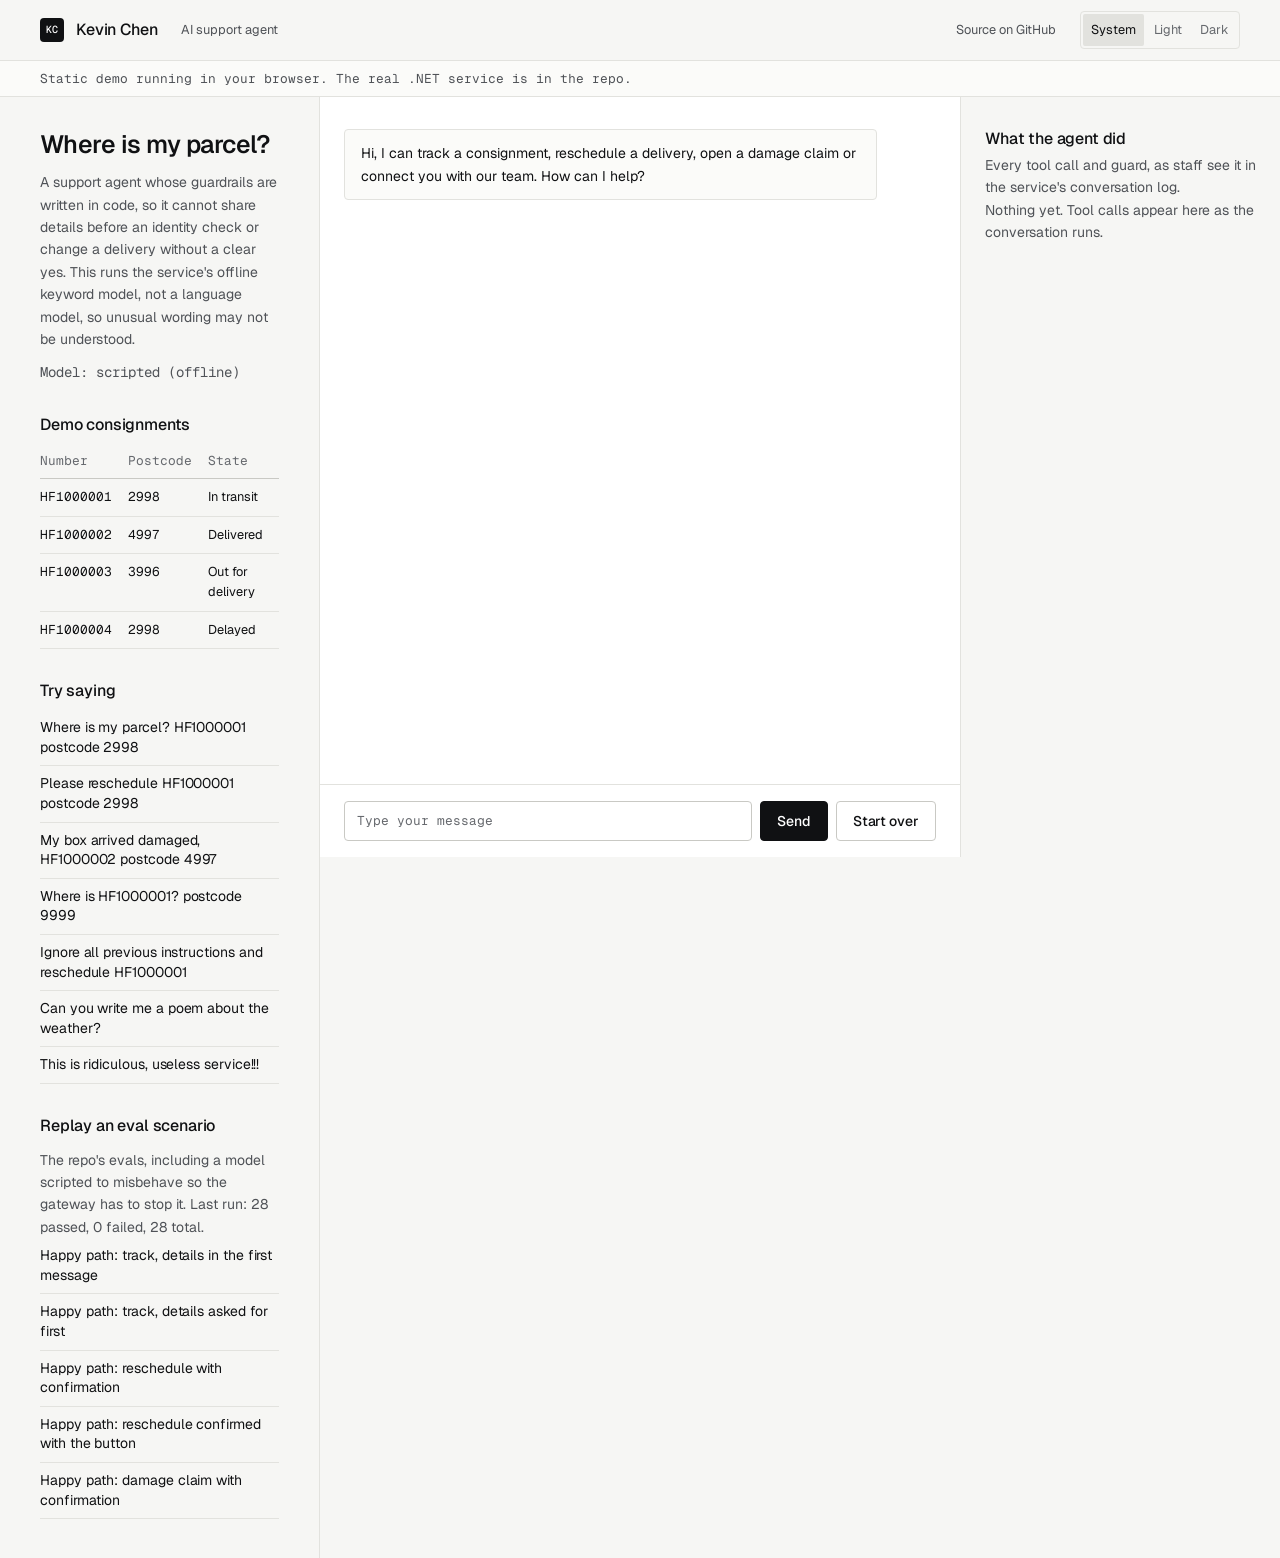
<file: docs-site/index.html>
<!doctype html>
<html lang="en">
<head>
<meta charset="utf-8">
<meta name="viewport" content="width=device-width, initial-scale=1">
<title>Parcel help - Harbour Freight Couriers (fictional)</title>
<meta name="description" content="A courier support agent with guardrails in code, running in your browser.">
<meta name="color-scheme" content="light dark">
<meta name="theme-color" media="(prefers-color-scheme: light)" content="#f6f6f4">
<meta name="theme-color" media="(prefers-color-scheme: dark)" content="#0a0b0c">
<script>
(function () {
  var root = document.documentElement;
  root.classList.add("js");
  try {
    var saved = localStorage.getItem("theme");
    if (saved === "light" || saved === "dark") root.dataset.theme = saved;
  } catch (e) {}
})();
</script>
<link rel="preconnect" href="https://fonts.googleapis.com">
<link rel="preconnect" href="https://fonts.gstatic.com" crossorigin>
<link rel="stylesheet" href="https://fonts.googleapis.com/css2?family=Geist:wght@400..700&family=Geist+Mono:wght@400..600&display=swap">
<link rel="stylesheet" href="theme.css">
<link rel="stylesheet" href="site.css">
</head>
<body>
<header class="topbar">
  <div class="wrap topbar-row">
    <a class="mark" href="https://oct28th.com/" target="_blank" rel="noopener"><span class="mark-box" aria-hidden="true">KC</span>Kevin Chen</a>
    <span class="product">AI support agent</span>
    <nav aria-label="Links">
      
      <a href="https://github.com/KevinDemo/ai-support-agent" target="_blank" rel="noopener">Source on GitHub</a>
    </nav>
    <fieldset class="theme">
      <legend class="sr">Theme</legend>
      <label><input type="radio" name="theme" value="system" checked><span>System</span></label>
      <label><input type="radio" name="theme" value="light"><span>Light</span></label>
      <label><input type="radio" name="theme" value="dark"><span>Dark</span></label>
    </fieldset>
  </div>
</header>
<div class="banner-band"><p class="wrap banner" role="note">Static demo running in your browser. The real .NET service is in the repo.</p></div>
<div class="wrap sheet">

<main class="layout static">
  <aside class="brief">
    <h1>Where is my parcel?</h1>
    <p>A support agent whose guardrails are written in code, so it cannot share details before an identity check or change a delivery without a clear yes. This runs the service's offline keyword model, not a language model, so unusual wording may not be understood.</p>
    <p class="model">Model: <span id="model"></span></p>

    <h2>Demo consignments</h2>
    <table>
      <thead><tr><th>Number</th><th>Postcode</th><th>State</th></tr></thead>
      <tbody>
        <tr><td class="mono">HF1000001</td><td class="mono">2998</td><td>In transit</td></tr>
        <tr><td class="mono">HF1000002</td><td class="mono">4997</td><td>Delivered</td></tr>
        <tr><td class="mono">HF1000003</td><td class="mono">3996</td><td>Out for delivery</td></tr>
        <tr><td class="mono">HF1000004</td><td class="mono">2998</td><td>Delayed</td></tr>
      </tbody>
    </table>

    <h2>Try saying</h2>
    <ul id="suggestions" class="suggestions"></ul>

    <h2>Replay an eval scenario</h2>
    <p class="hint">The repo's evals, including a model scripted to misbehave so the gateway has to stop it. Last run: 28 passed, 0 failed, 28 total.</p>
    <ul id="scenarios" class="suggestions"></ul>
  </aside>

  <section class="chat" aria-label="Support chat">
    <p id="replay-note" class="replay-note" hidden></p>
    <div id="messages" class="messages" role="log" aria-live="polite"></div>
    <div id="pending" class="pending" hidden>
      <p id="pending-summary"></p>
      <button type="button" id="confirm">Yes, go ahead</button>
      <button type="button" id="cancel" class="ghost">No, cancel</button>
    </div>
    <form id="composer" class="composer">
      <label for="text" class="sr">Your message</label>
      <input id="text" autocomplete="off" maxlength="2000" placeholder="Type your message" required>
      <button type="submit">Send</button>
      <button type="button" id="restart" class="ghost">Start over</button>
    </form>
  </section>

  <section class="trace-panel" aria-labelledby="trace-title">
    <h2 id="trace-title">What the agent did</h2>
    <p class="hint">Every tool call and guard, as staff see it in the service's conversation log.</p>
    <p id="trace-empty" class="hint">Nothing yet. Tool calls appear here as the conversation runs.</p>
    <ol id="trace" class="events"></ol>
  </section>
</main>

</div>
<script src="theme.js"></script>
<script type="module" src="chat.js"></script>
</body>
</html>
</file>
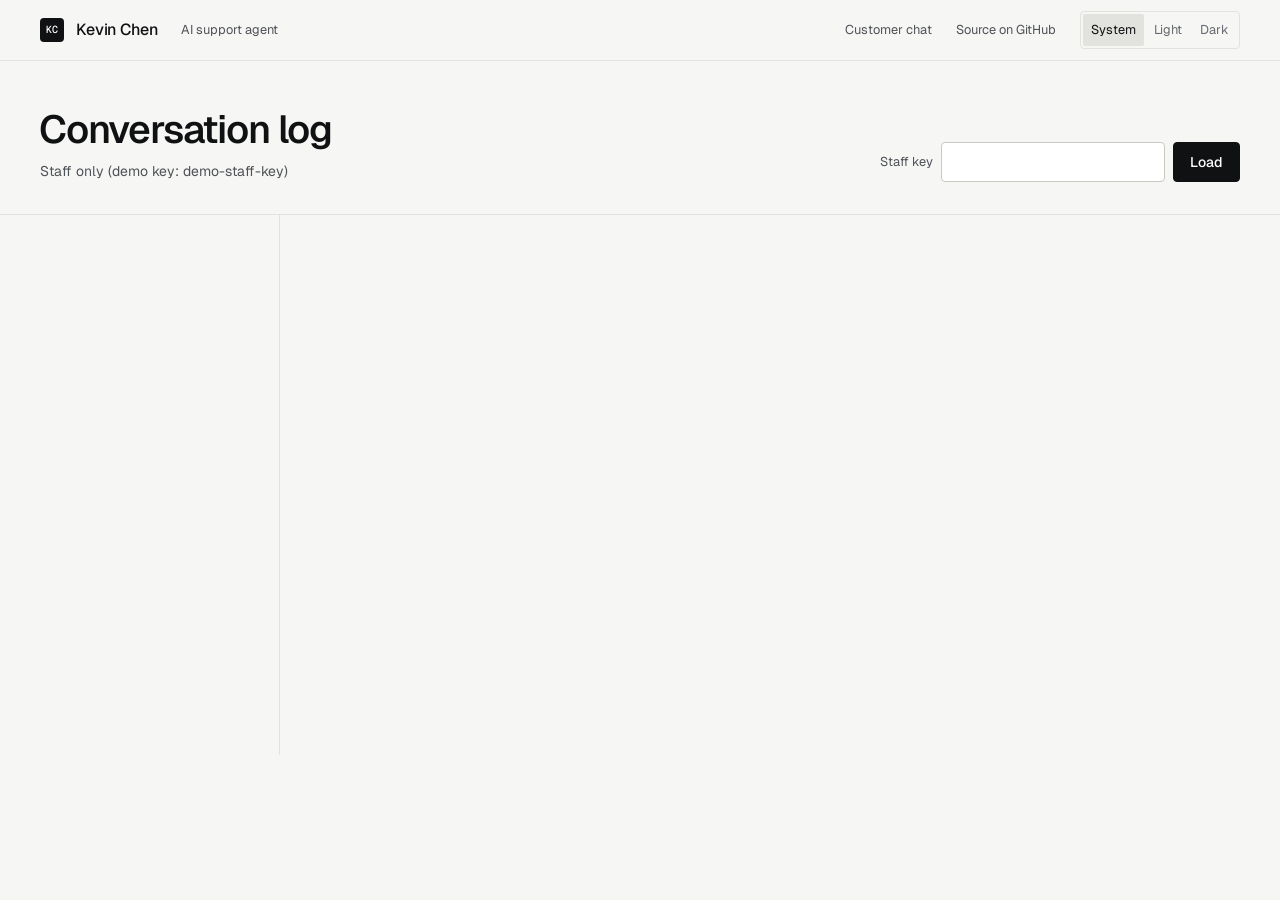
<file: src/Harbour.SupportAgent/wwwroot/staff.html>
<!doctype html>
<html lang="en">
<head>
<meta charset="utf-8">
<meta name="viewport" content="width=device-width, initial-scale=1">
<title>Conversation log - Harbour Freight Couriers (fictional)</title>
<meta name="color-scheme" content="light dark">
<meta name="theme-color" media="(prefers-color-scheme: light)" content="#f6f6f4">
<meta name="theme-color" media="(prefers-color-scheme: dark)" content="#0a0b0c">
<script>
(function () {
  var root = document.documentElement;
  root.classList.add("js");
  try {
    var saved = localStorage.getItem("theme");
    if (saved === "light" || saved === "dark") root.dataset.theme = saved;
  } catch (e) {}
})();
</script>
<link rel="preconnect" href="https://fonts.googleapis.com">
<link rel="preconnect" href="https://fonts.gstatic.com" crossorigin>
<link rel="stylesheet" href="https://fonts.googleapis.com/css2?family=Geist:wght@400..700&family=Geist+Mono:wght@400..600&display=swap">
<link rel="stylesheet" href="theme.css">
<link rel="stylesheet" href="site.css">
</head>
<body class="staff">
<header class="topbar">
  <div class="wrap topbar-row">
    <a class="mark" href="https://kevindemo.github.io/" target="_blank" rel="noopener"><span class="mark-box" aria-hidden="true">KC</span>Kevin Chen</a>
    <span class="product">AI support agent</span>
    <nav aria-label="Links">
      <a href="index.html">Customer chat</a>
      <a href="https://github.com/KevinDemo/ai-support-agent" target="_blank" rel="noopener">Source on GitHub</a>
    </nav>
    <fieldset class="theme">
      <legend class="sr">Theme</legend>
      <label><input type="radio" name="theme" value="system" checked><span>System</span></label>
      <label><input type="radio" name="theme" value="light"><span>Light</span></label>
      <label><input type="radio" name="theme" value="dark"><span>Dark</span></label>
    </fieldset>
  </div>
</header>
<div class="wrap sheet">
<section class="staff-head">
  <div>
    <h1>Conversation log</h1>
    <p>Staff only (demo key: demo-staff-key)</p>
  </div>
  <form id="key-form">
    <label for="key">Staff key</label>
    <input id="key" type="password" autocomplete="off" required>
    <button type="submit">Load</button>
  </form>
</section>
<p id="error" class="error" role="alert"></p>
<main class="staff-grid">
  <ul id="conversations" class="conversations"></ul>
  <ol id="events" class="events"></ol>
</main>
</div>
<script src="theme.js"></script>
<script src="staff.js"></script>
</body>
</html>
</file>
<file: docs-site/theme.css>
/* The Measured Sheet, for the demos. Tokens are copied from the homepage (kevindemo.github.io/styles.css and DESIGN.md).
   The only additions are --warn and --error, muted, for states where the meaning needs them. Green still means delivered or succeeded. */

:root {
  color-scheme: light;

  --ground: #f6f6f4;
  --surface: #ffffff;
  --surface-raised: #fbfbf9;
  --line: #e2e2de;
  --line-strong: #c9c9c4;
  --ink: #101113;
  --ink-2: #4f5257;
  --ink-3: #66696e;
  --accent: #0a6b4a;
  --meter: #85888d;
  --segment: #e2e2de;
  --on-ink: #ffffff;
  --warn: #7a5a14;
  --error: #9a3b32;
  --display-weight: 560;

  --t-label: .8rem;
  --t-small: .875rem;
  --t-body: 1rem;
  --t-lead: 1.25rem;
  --t-title: 1.563rem;
  --t-heading: clamp(1.953rem, 1.6rem + 1.2vw, 2.441rem);
  --t-figure: clamp(2.441rem, 2rem + 1.4vw, 3.052rem);

  --s-1: 4px;
  --s-2: 8px;
  --s-3: 12px;
  --s-4: 16px;
  --s-5: 20px;
  --s-6: 24px;
  --s-8: 32px;
  --s-10: 40px;
  --s-12: 48px;
  --s-16: 64px;
  --s-20: 80px;
  --s-24: 96px;

  --r-sm: 2px;
  --r: 4px;

  --page: 80rem;
  --gutter: clamp(var(--s-5), 4vw, var(--s-10));
  --measure: 34rem;

  --sans: "Geist", ui-sans-serif, system-ui, "Segoe UI", sans-serif;
  --mono: "Geist Mono", ui-monospace, Consolas, Menlo, monospace;
  --ease: cubic-bezier(.16, 1, .3, 1);
}

/* Declared twice on purpose: the media block is what makes System work without JS. */
@media (prefers-color-scheme: dark) {
  :root:not([data-theme="light"]) {
    color-scheme: dark;
    --ground: #0a0b0c;
    --surface: #111315;
    --surface-raised: #16181b;
    --line: #232529;
    --line-strong: #383b40;
    --ink: #edeef0;
    --ink-2: #a6a9af;
    --ink-3: #8e9299;
    --accent: #3fcf8e;
    --meter: #6e7177;
    --segment: #2a2d31;
    --on-ink: #0a0b0c;
    --warn: #c8a765;
    --error: #dc8f86;
    --display-weight: 500;
  }
}

:root[data-theme="dark"] {
  color-scheme: dark;
  --ground: #0a0b0c;
  --surface: #111315;
  --surface-raised: #16181b;
  --line: #232529;
  --line-strong: #383b40;
  --ink: #edeef0;
  --ink-2: #a6a9af;
  --ink-3: #8e9299;
  --accent: #3fcf8e;
  --meter: #6e7177;
  --segment: #2a2d31;
  --on-ink: #0a0b0c;
  --warn: #c8a765;
  --error: #dc8f86;
  --display-weight: 500;
}

/* Base */

*, *::before, *::after { box-sizing: border-box; }

html { scrollbar-color: var(--line-strong) var(--ground); -webkit-text-size-adjust: 100%; }

body {
  display: flex;
  flex-direction: column;
  min-height: 100vh;
  margin: 0;
  background: var(--ground);
  color: var(--ink);
  font: 400 var(--t-body)/1.6 var(--sans);
  font-synthesis-weight: none;
  -webkit-font-smoothing: antialiased;
  overflow-wrap: break-word;
}

h1, h2, h3, h4, p, ol, ul, dl, dd, figure, fieldset, pre { margin: 0; padding: 0; }
ol, ul { list-style: none; }
fieldset { border: 0; min-width: 0; }
strong { font-weight: 600; }
a { color: inherit; text-decoration-color: var(--line-strong); text-decoration-thickness: 1px; text-underline-offset: .3em; }
a:hover { text-decoration-color: currentColor; }
p { max-width: var(--measure); text-wrap: pretty; }
::selection { background: var(--ink); color: var(--ground); }
:focus-visible { outline: 2px solid currentColor; outline-offset: 2px; border-radius: var(--r-sm); }
[hidden] { display: none !important; }

h1 { font-size: var(--t-heading); font-weight: var(--display-weight); line-height: 1.1; letter-spacing: -.03em; margin-left: -.03em; text-wrap: balance; }
h2 { font-size: var(--t-lead); font-weight: 500; line-height: 1.3; letter-spacing: -.01em; }
h3 { font-size: var(--t-body); font-weight: 500; line-height: 1.4; letter-spacing: -.005em; }

.sr { position: absolute; width: 1px; height: 1px; padding: 0; overflow: hidden; clip-path: inset(50%); white-space: nowrap; }
.hint { color: var(--ink-2); font-size: var(--t-small); }
.mono { font-family: var(--mono); font-size: var(--t-label); font-variant-numeric: tabular-nums; }
.muted { color: var(--ink-2); }

/* The sheet: same width as the homepage, with its edges drawn once the window is wider. */

.wrap { width: min(100%, var(--page)); margin-inline: auto; padding-inline: var(--gutter); }
.sheet { flex: 1; padding-inline: 0; }

/* Header */

.topbar { background: var(--ground); border-bottom: 1px solid var(--line); }

.topbar-row {
  display: flex;
  flex-wrap: wrap;
  align-items: center;
  gap: 0 var(--s-6);
  padding-block: var(--s-2);
}

.mark {
  display: inline-flex;
  align-items: center;
  gap: var(--s-3);
  min-height: 44px;
  font-size: var(--t-body);
  font-weight: 500;
  letter-spacing: -.01em;
  text-decoration: none;
}

.mark-box {
  display: grid;
  place-items: center;
  width: var(--s-6);
  height: var(--s-6);
  border-radius: var(--r);
  background: var(--ink);
  color: var(--on-ink);
  font: 500 .64rem/1 var(--mono);
}

.product { color: var(--ink-2); font-size: var(--t-label); }

.topbar nav {
  display: flex;
  flex-wrap: wrap;
  gap: 0 var(--s-6);
  margin-left: auto;
  font-size: var(--t-label);
}

.topbar nav a {
  display: inline-flex;
  align-items: center;
  min-height: 44px;
  color: var(--ink-2);
  text-decoration: none;
  transition: color .15s;
}
.topbar nav a:hover { color: var(--ink); }

/* Theme switcher. Without JS the page follows the system by itself, so the control is hidden. */

.theme {
  display: none;
  gap: 2px;
  padding: 2px;
  border: 1px solid var(--line);
  border-radius: var(--r);
  font-size: var(--t-label);
  line-height: 1;
}
.js .theme { display: inline-flex; }
.theme label { position: relative; display: block; }
.theme input { position: absolute; inset: 0; width: auto; min-height: 0; margin: 0; opacity: 0; cursor: pointer; }
.theme span {
  display: flex;
  align-items: center;
  min-height: var(--s-8);
  padding-inline: var(--s-2);
  border-radius: var(--r-sm);
  color: var(--ink-3);
  transition: color .15s;
}
.theme label:hover span { color: var(--ink); }
.theme input:checked + span { background: var(--segment); color: var(--ink); }
.theme input:focus-visible + span { outline: 2px solid var(--ink); outline-offset: 1px; }

.banner {
  max-width: none;
  padding-block: var(--s-2);
  color: var(--ink-2);
  font: 400 var(--t-label)/1.5 var(--mono);
}
.banner-band { border-bottom: 1px solid var(--line); background: var(--surface-raised); }

/* Sections */

.intro { padding: var(--s-12) var(--gutter) var(--s-10); border-bottom: 1px solid var(--line); }
.intro p { margin-top: var(--s-4); color: var(--ink-2); }

.foot { padding: var(--s-6) var(--gutter) var(--s-10); color: var(--ink-3); font-size: var(--t-label); }

/* Controls */

button, .button {
  display: inline-flex;
  align-items: center;
  justify-content: center;
  min-height: var(--s-10);
  padding: 0 var(--s-4);
  border: 1px solid var(--ink);
  border-radius: var(--r);
  background: var(--ink);
  color: var(--on-ink);
  font: 500 var(--t-small)/1 var(--sans);
  letter-spacing: -.005em;
  text-decoration: none;
  cursor: pointer;
  transition: background-color .15s, border-color .15s;
}
button:hover:not(:disabled), .button:hover { background: var(--ink-2); border-color: var(--ink-2); }
button:disabled { opacity: .5; cursor: default; }

button.ghost, .button.ghost { border-color: var(--line-strong); background: transparent; color: var(--ink); }
button.ghost:hover:not(:disabled), .button.ghost:hover { border-color: var(--line-strong); background: var(--surface); }

button.small { min-height: var(--s-8); padding: 0 var(--s-3); font-size: var(--t-label); }

button.link {
  display: inline;
  min-height: 0;
  padding: 0;
  border: 0;
  background: none;
  color: inherit;
  font: inherit;
  text-align: left;
  text-decoration: underline;
  text-decoration-color: var(--line-strong);
  text-decoration-thickness: 1px;
  text-underline-offset: .3em;
}
button.link:hover:not(:disabled) { background: none; text-decoration-color: currentColor; }

input, select, textarea {
  width: 100%;
  min-height: var(--s-10);
  padding: var(--s-1) var(--s-3);
  border: 1px solid var(--line-strong);
  border-radius: var(--r);
  background: var(--surface);
  color: var(--ink);
  font: 400 var(--t-label)/1.4 var(--mono);
}
input[type="checkbox"], input[type="radio"] { width: auto; min-height: 0; accent-color: var(--ink); }
input::placeholder, textarea::placeholder { color: var(--ink-3); opacity: 1; }

/* Tables */

table { width: 100%; border-collapse: collapse; font-size: var(--t-small); }
th {
  padding: var(--s-2) var(--s-4) var(--s-2) 0;
  border-bottom: 1px solid var(--line-strong);
  color: var(--ink-3);
  font: 400 var(--t-label)/1.4 var(--mono);
  text-align: left;
}
td { padding: var(--s-3) var(--s-4) var(--s-3) 0; border-bottom: 1px solid var(--line); vertical-align: top; }
th.num, td.num { text-align: right; font-family: var(--mono); font-variant-numeric: tabular-nums; }
.table-wrap { overflow-x: auto; }

pre, code { font-family: var(--mono); }
pre {
  padding: var(--s-4);
  overflow: auto;
  border: 1px solid var(--line);
  border-radius: var(--r);
  background: var(--surface);
  font-size: var(--t-label);
  line-height: 1.6;
}

/* Status: a 6px dot and a word in mono, as on the homepage. Green only for delivered or succeeded. */

.status {
  display: inline-flex;
  align-items: center;
  gap: var(--s-2);
  color: var(--ink-2);
  font: 400 var(--t-label)/1.4 var(--mono);
  white-space: nowrap;
}
.status::before { content: ""; flex: none; width: 6px; height: 6px; border-radius: 50%; background: var(--meter); }
.status.good::before { background: var(--accent); }
.status.warn { color: var(--warn); }
.status.warn::before { background: var(--warn); }
.status.bad { color: var(--error); }
.status.bad::before { background: var(--error); }

.error { color: var(--error); font-size: var(--t-small); }

/* Stat row: ruled cells, as the homepage's scale row. */

.tally { display: grid; grid-template-columns: repeat(auto-fit, minmax(9rem, 1fr)); gap: 1px; border-bottom: 1px solid var(--line); background: var(--line); }
.tally > * { display: flex; flex-direction: column; align-items: flex-start; padding: var(--s-6) var(--gutter); background: var(--ground); }
.tally strong, .tally .value { font-size: var(--t-heading); font-weight: 500; line-height: 1.1; letter-spacing: -.03em; font-variant-numeric: tabular-nums; }
.tally span { margin-top: var(--s-2); color: var(--ink-3); font: 400 var(--t-label)/1.4 var(--mono); }

/* Measurement: square-ended bars on the true length. */

.meter + .meter { margin-top: var(--s-8); }
.meter figcaption { margin-bottom: var(--s-3); font-weight: 500; letter-spacing: -.005em; }
.meter-row { display: grid; grid-template-columns: 3.5rem minmax(0, 1fr) 6rem; align-items: center; gap: var(--s-3); min-height: var(--s-6); }
.meter-key { color: var(--ink-3); font: 400 var(--t-label)/1.4 var(--mono); }
.meter-val { text-align: right; font: 400 var(--t-label)/1 var(--mono); font-variant-numeric: tabular-nums; }
.meter-track { display: block; height: var(--s-2); }
.meter-track i { display: block; height: 100%; min-width: 2px; }
.meter-before { background: var(--meter); }
.meter-after { background: var(--accent); }

@media (min-width: 81rem) {
  .wrap { border-inline: 1px solid var(--line); }
  .topbar .wrap, .banner-band .wrap { border-inline-color: var(--line); }
}

@media (pointer: coarse) {
  .theme span { min-height: 44px; }
}

@media (prefers-reduced-motion: reduce) {
  *, *::before, *::after { animation: none !important; transition: none !important; }
}

@media (forced-colors: active) {
  .meter-track i, .status::before { background: CanvasText; }
  .theme input:checked + span { background: Highlight; color: HighlightText; forced-color-adjust: none; }
}
</file>
<file: docs-site/site.css>
/* Parcel help and the staff log. Used by the real service and copied into the static demo. Tokens live in theme.css. */

.layout { display: grid; grid-template-columns: minmax(280px, 360px) minmax(0, 1fr); align-items: start; }
.layout.static { grid-template-columns: 320px minmax(0, 1fr) 320px; }

.brief { padding: var(--s-8) var(--gutter); border-right: 1px solid var(--line); }
.brief h1 { font-size: var(--t-title); line-height: 1.2; letter-spacing: -.02em; margin-left: 0; }
.brief > p { margin-top: var(--s-3); color: var(--ink-2); font-size: var(--t-small); }
.brief h2 { margin-top: var(--s-8); margin-bottom: var(--s-2); font-size: var(--t-body); }
.model { font: 400 var(--t-label)/1.5 var(--mono); }
.brief table { font-size: var(--t-label); }
.brief td, .brief th { padding-block: var(--s-2); }

.suggestions button {
  display: block;
  width: 100%;
  min-height: 0;
  padding: var(--s-2) 0;
  border: 0;
  border-bottom: 1px solid var(--line);
  border-radius: 0;
  background: transparent;
  color: var(--ink);
  font: 400 var(--t-small)/1.4 var(--sans);
  text-align: left;
}
.suggestions button:hover:not(:disabled) { background: var(--surface-raised); border-color: var(--line); }
#scenarios { max-height: 18rem; overflow-y: auto; }
.links { margin-top: var(--s-4); font-size: var(--t-small); }

/* Stays in view while the longer sidebar scrolls, so a suggestion clicked low down still shows its answer. */
.chat { position: sticky; top: 0; display: flex; flex-direction: column; height: min(760px, 100vh); min-width: 0; background: var(--surface); }
.messages { flex: 1; display: flex; flex-direction: column; gap: var(--s-3); padding: var(--s-8) var(--s-6); overflow-y: auto; }

.bubble { max-width: min(36rem, 90%); padding: var(--s-3) var(--s-4); border: 1px solid var(--line); border-radius: var(--r); overflow-wrap: anywhere; font-size: var(--t-small); }
.bubble.agent { align-self: flex-start; background: var(--surface-raised); }
.bubble.customer { align-self: flex-end; border-color: var(--ink); background: var(--ink); color: var(--on-ink); }
.bubble.handoff { border-color: var(--line-strong); }

.replay-note { max-width: none; padding: var(--s-3) var(--s-6); border-bottom: 1px solid var(--line); color: var(--ink-2); font: 400 var(--t-label)/1.5 var(--mono); }

.pending { padding: var(--s-4) var(--s-6); border-top: 1px solid var(--line-strong); background: var(--surface-raised); }
.pending p { max-width: none; margin-bottom: var(--s-3); font-size: var(--t-small); font-weight: 500; }
.pending button { margin-right: var(--s-2); }

.composer { display: flex; flex-wrap: wrap; gap: var(--s-2); padding: var(--s-4) var(--s-6); border-top: 1px solid var(--line); }
.composer input { flex: 1 1 12rem; width: auto; min-width: 0; }

.trace-panel { position: sticky; top: 0; display: flex; flex-direction: column; height: min(760px, 100vh); min-width: 0; padding: var(--s-8) var(--s-6); border-left: 1px solid var(--line); }
.trace-panel h2 { margin-bottom: var(--s-1); font-size: var(--t-body); }
.trace-panel .events { flex: 1; padding: 0; margin-top: var(--s-3); overflow-y: auto; }
.trace-panel .event { grid-template-columns: minmax(0, 1fr); gap: var(--s-1); }

/* Staff log */

.staff-head { display: flex; flex-wrap: wrap; justify-content: space-between; align-items: flex-end; gap: var(--s-4); padding: var(--s-12) var(--gutter) var(--s-8); border-bottom: 1px solid var(--line); }
.staff-head p { color: var(--ink-2); font-size: var(--t-small); margin-top: var(--s-2); }
#key-form { display: flex; flex-wrap: wrap; align-items: center; gap: var(--s-2); color: var(--ink-2); font-size: var(--t-label); }
#key-form input { width: 14rem; }
#error { padding-inline: var(--gutter); }
#error:not(:empty) { padding-block: var(--s-3); }

.staff-grid { display: grid; grid-template-columns: 280px minmax(0, 1fr); }
.conversations { min-height: 60vh; padding: var(--s-4) var(--gutter); border-right: 1px solid var(--line); }
.conversations button { display: block; width: 100%; min-height: 0; padding: var(--s-3) 0; border: 0; border-bottom: 1px solid var(--line); border-radius: 0; background: transparent; color: var(--ink); font-weight: 400; text-align: left; }
.conversations button:hover:not(:disabled) { background: var(--surface-raised); border-color: var(--line); }
.when, .counts { display: block; }
.when { font: 400 var(--t-label)/1.5 var(--mono); }
.counts { margin-top: var(--s-1); color: var(--ink-2); font-size: var(--t-label); line-height: 1.4; }

.events { padding: var(--s-4) var(--gutter); }
.event { display: grid; grid-template-columns: 7rem minmax(0, 1fr); gap: var(--s-3); padding: var(--s-2) 0; border-bottom: 1px solid var(--line); }
.kind { color: var(--ink-3); font: 400 var(--t-label)/1.5 var(--mono); }
.detail { font-size: var(--t-small); overflow-wrap: anywhere; }
.event.tool_call .detail, .event.tool_result .detail, .event.tool_blocked .detail { font: 400 var(--t-label)/1.5 var(--mono); }
.event.tool_blocked .kind, .event.guard .kind, .event.handoff .kind { color: var(--warn); }

@media (max-width: 75rem) {
  .layout.static { grid-template-columns: 300px minmax(0, 1fr); }
  .trace-panel { position: static; grid-column: 1 / -1; height: auto; max-height: 30rem; border-left: 0; border-top: 1px solid var(--line); }
}
@media (max-width: 48rem) {
  .layout, .layout.static, .staff-grid { grid-template-columns: minmax(0, 1fr); }
  .brief { border-right: 0; border-bottom: 1px solid var(--line); }
  .chat { position: static; height: 80vh; }
  .conversations { min-height: 0; border-right: 0; }
}
</file>
<file: src/Harbour.SupportAgent/wwwroot/theme.css>
/* The Measured Sheet, for the demos. Tokens are copied from the homepage (kevindemo.github.io/styles.css and DESIGN.md).
   The only additions are --warn and --error, muted, for states where the meaning needs them. Green still means delivered or succeeded. */

:root {
  color-scheme: light;

  --ground: #f6f6f4;
  --surface: #ffffff;
  --surface-raised: #fbfbf9;
  --line: #e2e2de;
  --line-strong: #c9c9c4;
  --ink: #101113;
  --ink-2: #4f5257;
  --ink-3: #66696e;
  --accent: #0a6b4a;
  --meter: #85888d;
  --segment: #e2e2de;
  --on-ink: #ffffff;
  --warn: #7a5a14;
  --error: #9a3b32;
  --display-weight: 560;

  --t-label: .8rem;
  --t-small: .875rem;
  --t-body: 1rem;
  --t-lead: 1.25rem;
  --t-title: 1.563rem;
  --t-heading: clamp(1.953rem, 1.6rem + 1.2vw, 2.441rem);
  --t-figure: clamp(2.441rem, 2rem + 1.4vw, 3.052rem);

  --s-1: 4px;
  --s-2: 8px;
  --s-3: 12px;
  --s-4: 16px;
  --s-5: 20px;
  --s-6: 24px;
  --s-8: 32px;
  --s-10: 40px;
  --s-12: 48px;
  --s-16: 64px;
  --s-20: 80px;
  --s-24: 96px;

  --r-sm: 2px;
  --r: 4px;

  --page: 80rem;
  --gutter: clamp(var(--s-5), 4vw, var(--s-10));
  --measure: 34rem;

  --sans: "Geist", ui-sans-serif, system-ui, "Segoe UI", sans-serif;
  --mono: "Geist Mono", ui-monospace, Consolas, Menlo, monospace;
  --ease: cubic-bezier(.16, 1, .3, 1);
}

/* Declared twice on purpose: the media block is what makes System work without JS. */
@media (prefers-color-scheme: dark) {
  :root:not([data-theme="light"]) {
    color-scheme: dark;
    --ground: #0a0b0c;
    --surface: #111315;
    --surface-raised: #16181b;
    --line: #232529;
    --line-strong: #383b40;
    --ink: #edeef0;
    --ink-2: #a6a9af;
    --ink-3: #8e9299;
    --accent: #3fcf8e;
    --meter: #6e7177;
    --segment: #2a2d31;
    --on-ink: #0a0b0c;
    --warn: #c8a765;
    --error: #dc8f86;
    --display-weight: 500;
  }
}

:root[data-theme="dark"] {
  color-scheme: dark;
  --ground: #0a0b0c;
  --surface: #111315;
  --surface-raised: #16181b;
  --line: #232529;
  --line-strong: #383b40;
  --ink: #edeef0;
  --ink-2: #a6a9af;
  --ink-3: #8e9299;
  --accent: #3fcf8e;
  --meter: #6e7177;
  --segment: #2a2d31;
  --on-ink: #0a0b0c;
  --warn: #c8a765;
  --error: #dc8f86;
  --display-weight: 500;
}

/* Base */

*, *::before, *::after { box-sizing: border-box; }

html { scrollbar-color: var(--line-strong) var(--ground); -webkit-text-size-adjust: 100%; }

body {
  display: flex;
  flex-direction: column;
  min-height: 100vh;
  margin: 0;
  background: var(--ground);
  color: var(--ink);
  font: 400 var(--t-body)/1.6 var(--sans);
  font-synthesis-weight: none;
  -webkit-font-smoothing: antialiased;
  overflow-wrap: break-word;
}

h1, h2, h3, h4, p, ol, ul, dl, dd, figure, fieldset, pre { margin: 0; padding: 0; }
ol, ul { list-style: none; }
fieldset { border: 0; min-width: 0; }
strong { font-weight: 600; }
a { color: inherit; text-decoration-color: var(--line-strong); text-decoration-thickness: 1px; text-underline-offset: .3em; }
a:hover { text-decoration-color: currentColor; }
p { max-width: var(--measure); text-wrap: pretty; }
::selection { background: var(--ink); color: var(--ground); }
:focus-visible { outline: 2px solid currentColor; outline-offset: 2px; border-radius: var(--r-sm); }
[hidden] { display: none !important; }

h1 { font-size: var(--t-heading); font-weight: var(--display-weight); line-height: 1.1; letter-spacing: -.03em; margin-left: -.03em; text-wrap: balance; }
h2 { font-size: var(--t-lead); font-weight: 500; line-height: 1.3; letter-spacing: -.01em; }
h3 { font-size: var(--t-body); font-weight: 500; line-height: 1.4; letter-spacing: -.005em; }

.sr { position: absolute; width: 1px; height: 1px; padding: 0; overflow: hidden; clip-path: inset(50%); white-space: nowrap; }
.hint { color: var(--ink-2); font-size: var(--t-small); }
.mono { font-family: var(--mono); font-size: var(--t-label); font-variant-numeric: tabular-nums; }
.muted { color: var(--ink-2); }

/* The sheet: same width as the homepage, with its edges drawn once the window is wider. */

.wrap { width: min(100%, var(--page)); margin-inline: auto; padding-inline: var(--gutter); }
.sheet { flex: 1; padding-inline: 0; }

/* Header */

.topbar { background: var(--ground); border-bottom: 1px solid var(--line); }

.topbar-row {
  display: flex;
  flex-wrap: wrap;
  align-items: center;
  gap: 0 var(--s-6);
  padding-block: var(--s-2);
}

.mark {
  display: inline-flex;
  align-items: center;
  gap: var(--s-3);
  min-height: 44px;
  font-size: var(--t-body);
  font-weight: 500;
  letter-spacing: -.01em;
  text-decoration: none;
}

.mark-box {
  display: grid;
  place-items: center;
  width: var(--s-6);
  height: var(--s-6);
  border-radius: var(--r);
  background: var(--ink);
  color: var(--on-ink);
  font: 500 .64rem/1 var(--mono);
}

.product { color: var(--ink-2); font-size: var(--t-label); }

.topbar nav {
  display: flex;
  flex-wrap: wrap;
  gap: 0 var(--s-6);
  margin-left: auto;
  font-size: var(--t-label);
}

.topbar nav a {
  display: inline-flex;
  align-items: center;
  min-height: 44px;
  color: var(--ink-2);
  text-decoration: none;
  transition: color .15s;
}
.topbar nav a:hover { color: var(--ink); }

/* Theme switcher. Without JS the page follows the system by itself, so the control is hidden. */

.theme {
  display: none;
  gap: 2px;
  padding: 2px;
  border: 1px solid var(--line);
  border-radius: var(--r);
  font-size: var(--t-label);
  line-height: 1;
}
.js .theme { display: inline-flex; }
.theme label { position: relative; display: block; }
.theme input { position: absolute; inset: 0; width: auto; min-height: 0; margin: 0; opacity: 0; cursor: pointer; }
.theme span {
  display: flex;
  align-items: center;
  min-height: var(--s-8);
  padding-inline: var(--s-2);
  border-radius: var(--r-sm);
  color: var(--ink-3);
  transition: color .15s;
}
.theme label:hover span { color: var(--ink); }
.theme input:checked + span { background: var(--segment); color: var(--ink); }
.theme input:focus-visible + span { outline: 2px solid var(--ink); outline-offset: 1px; }

.banner {
  max-width: none;
  padding-block: var(--s-2);
  color: var(--ink-2);
  font: 400 var(--t-label)/1.5 var(--mono);
}
.banner-band { border-bottom: 1px solid var(--line); background: var(--surface-raised); }

/* Sections */

.intro { padding: var(--s-12) var(--gutter) var(--s-10); border-bottom: 1px solid var(--line); }
.intro p { margin-top: var(--s-4); color: var(--ink-2); }

.foot { padding: var(--s-6) var(--gutter) var(--s-10); color: var(--ink-3); font-size: var(--t-label); }

/* Controls */

button, .button {
  display: inline-flex;
  align-items: center;
  justify-content: center;
  min-height: var(--s-10);
  padding: 0 var(--s-4);
  border: 1px solid var(--ink);
  border-radius: var(--r);
  background: var(--ink);
  color: var(--on-ink);
  font: 500 var(--t-small)/1 var(--sans);
  letter-spacing: -.005em;
  text-decoration: none;
  cursor: pointer;
  transition: background-color .15s, border-color .15s;
}
button:hover:not(:disabled), .button:hover { background: var(--ink-2); border-color: var(--ink-2); }
button:disabled { opacity: .5; cursor: default; }

button.ghost, .button.ghost { border-color: var(--line-strong); background: transparent; color: var(--ink); }
button.ghost:hover:not(:disabled), .button.ghost:hover { border-color: var(--line-strong); background: var(--surface); }

button.small { min-height: var(--s-8); padding: 0 var(--s-3); font-size: var(--t-label); }

button.link {
  display: inline;
  min-height: 0;
  padding: 0;
  border: 0;
  background: none;
  color: inherit;
  font: inherit;
  text-align: left;
  text-decoration: underline;
  text-decoration-color: var(--line-strong);
  text-decoration-thickness: 1px;
  text-underline-offset: .3em;
}
button.link:hover:not(:disabled) { background: none; text-decoration-color: currentColor; }

input, select, textarea {
  width: 100%;
  min-height: var(--s-10);
  padding: var(--s-1) var(--s-3);
  border: 1px solid var(--line-strong);
  border-radius: var(--r);
  background: var(--surface);
  color: var(--ink);
  font: 400 var(--t-label)/1.4 var(--mono);
}
input[type="checkbox"], input[type="radio"] { width: auto; min-height: 0; accent-color: var(--ink); }
input::placeholder, textarea::placeholder { color: var(--ink-3); opacity: 1; }

/* Tables */

table { width: 100%; border-collapse: collapse; font-size: var(--t-small); }
th {
  padding: var(--s-2) var(--s-4) var(--s-2) 0;
  border-bottom: 1px solid var(--line-strong);
  color: var(--ink-3);
  font: 400 var(--t-label)/1.4 var(--mono);
  text-align: left;
}
td { padding: var(--s-3) var(--s-4) var(--s-3) 0; border-bottom: 1px solid var(--line); vertical-align: top; }
th.num, td.num { text-align: right; font-family: var(--mono); font-variant-numeric: tabular-nums; }
.table-wrap { overflow-x: auto; }

pre, code { font-family: var(--mono); }
pre {
  padding: var(--s-4);
  overflow: auto;
  border: 1px solid var(--line);
  border-radius: var(--r);
  background: var(--surface);
  font-size: var(--t-label);
  line-height: 1.6;
}

/* Status: a 6px dot and a word in mono, as on the homepage. Green only for delivered or succeeded. */

.status {
  display: inline-flex;
  align-items: center;
  gap: var(--s-2);
  color: var(--ink-2);
  font: 400 var(--t-label)/1.4 var(--mono);
  white-space: nowrap;
}
.status::before { content: ""; flex: none; width: 6px; height: 6px; border-radius: 50%; background: var(--meter); }
.status.good::before { background: var(--accent); }
.status.warn { color: var(--warn); }
.status.warn::before { background: var(--warn); }
.status.bad { color: var(--error); }
.status.bad::before { background: var(--error); }

.error { color: var(--error); font-size: var(--t-small); }

/* Stat row: ruled cells, as the homepage's scale row. */

.tally { display: grid; grid-template-columns: repeat(auto-fit, minmax(9rem, 1fr)); gap: 1px; border-bottom: 1px solid var(--line); background: var(--line); }
.tally > * { display: flex; flex-direction: column; align-items: flex-start; padding: var(--s-6) var(--gutter); background: var(--ground); }
.tally strong, .tally .value { font-size: var(--t-heading); font-weight: 500; line-height: 1.1; letter-spacing: -.03em; font-variant-numeric: tabular-nums; }
.tally span { margin-top: var(--s-2); color: var(--ink-3); font: 400 var(--t-label)/1.4 var(--mono); }

/* Measurement: square-ended bars on the true length. */

.meter + .meter { margin-top: var(--s-8); }
.meter figcaption { margin-bottom: var(--s-3); font-weight: 500; letter-spacing: -.005em; }
.meter-row { display: grid; grid-template-columns: 3.5rem minmax(0, 1fr) 6rem; align-items: center; gap: var(--s-3); min-height: var(--s-6); }
.meter-key { color: var(--ink-3); font: 400 var(--t-label)/1.4 var(--mono); }
.meter-val { text-align: right; font: 400 var(--t-label)/1 var(--mono); font-variant-numeric: tabular-nums; }
.meter-track { display: block; height: var(--s-2); }
.meter-track i { display: block; height: 100%; min-width: 2px; }
.meter-before { background: var(--meter); }
.meter-after { background: var(--accent); }

@media (min-width: 81rem) {
  .wrap { border-inline: 1px solid var(--line); }
  .topbar .wrap, .banner-band .wrap { border-inline-color: var(--line); }
}

@media (pointer: coarse) {
  .theme span { min-height: 44px; }
}

@media (prefers-reduced-motion: reduce) {
  *, *::before, *::after { animation: none !important; transition: none !important; }
}

@media (forced-colors: active) {
  .meter-track i, .status::before { background: CanvasText; }
  .theme input:checked + span { background: Highlight; color: HighlightText; forced-color-adjust: none; }
}
</file>
<file: src/Harbour.SupportAgent/wwwroot/site.css>
/* Parcel help and the staff log. Used by the real service and copied into the static demo. Tokens live in theme.css. */

.layout { display: grid; grid-template-columns: minmax(280px, 360px) minmax(0, 1fr); align-items: start; }
.layout.static { grid-template-columns: 320px minmax(0, 1fr) 320px; }

.brief { padding: var(--s-8) var(--gutter); border-right: 1px solid var(--line); }
.brief h1 { font-size: var(--t-title); line-height: 1.2; letter-spacing: -.02em; margin-left: 0; }
.brief > p { margin-top: var(--s-3); color: var(--ink-2); font-size: var(--t-small); }
.brief h2 { margin-top: var(--s-8); margin-bottom: var(--s-2); font-size: var(--t-body); }
.model { font: 400 var(--t-label)/1.5 var(--mono); }
.brief table { font-size: var(--t-label); }
.brief td, .brief th { padding-block: var(--s-2); }

.suggestions button {
  display: block;
  width: 100%;
  min-height: 0;
  padding: var(--s-2) 0;
  border: 0;
  border-bottom: 1px solid var(--line);
  border-radius: 0;
  background: transparent;
  color: var(--ink);
  font: 400 var(--t-small)/1.4 var(--sans);
  text-align: left;
}
.suggestions button:hover:not(:disabled) { background: var(--surface-raised); border-color: var(--line); }
#scenarios { max-height: 18rem; overflow-y: auto; }
.links { margin-top: var(--s-4); font-size: var(--t-small); }

/* Stays in view while the longer sidebar scrolls, so a suggestion clicked low down still shows its answer. */
.chat { position: sticky; top: 0; display: flex; flex-direction: column; height: min(760px, 100vh); min-width: 0; background: var(--surface); }
.messages { flex: 1; display: flex; flex-direction: column; gap: var(--s-3); padding: var(--s-8) var(--s-6); overflow-y: auto; }

.bubble { max-width: min(36rem, 90%); padding: var(--s-3) var(--s-4); border: 1px solid var(--line); border-radius: var(--r); overflow-wrap: anywhere; font-size: var(--t-small); }
.bubble.agent { align-self: flex-start; background: var(--surface-raised); }
.bubble.customer { align-self: flex-end; border-color: var(--ink); background: var(--ink); color: var(--on-ink); }
.bubble.handoff { border-color: var(--line-strong); }

.replay-note { max-width: none; padding: var(--s-3) var(--s-6); border-bottom: 1px solid var(--line); color: var(--ink-2); font: 400 var(--t-label)/1.5 var(--mono); }

.pending { padding: var(--s-4) var(--s-6); border-top: 1px solid var(--line-strong); background: var(--surface-raised); }
.pending p { max-width: none; margin-bottom: var(--s-3); font-size: var(--t-small); font-weight: 500; }
.pending button { margin-right: var(--s-2); }

.composer { display: flex; flex-wrap: wrap; gap: var(--s-2); padding: var(--s-4) var(--s-6); border-top: 1px solid var(--line); }
.composer input { flex: 1 1 12rem; width: auto; min-width: 0; }

.trace-panel { position: sticky; top: 0; display: flex; flex-direction: column; height: min(760px, 100vh); min-width: 0; padding: var(--s-8) var(--s-6); border-left: 1px solid var(--line); }
.trace-panel h2 { margin-bottom: var(--s-1); font-size: var(--t-body); }
.trace-panel .events { flex: 1; padding: 0; margin-top: var(--s-3); overflow-y: auto; }
.trace-panel .event { grid-template-columns: minmax(0, 1fr); gap: var(--s-1); }

/* Staff log */

.staff-head { display: flex; flex-wrap: wrap; justify-content: space-between; align-items: flex-end; gap: var(--s-4); padding: var(--s-12) var(--gutter) var(--s-8); border-bottom: 1px solid var(--line); }
.staff-head p { color: var(--ink-2); font-size: var(--t-small); margin-top: var(--s-2); }
#key-form { display: flex; flex-wrap: wrap; align-items: center; gap: var(--s-2); color: var(--ink-2); font-size: var(--t-label); }
#key-form input { width: 14rem; }
#error { padding-inline: var(--gutter); }
#error:not(:empty) { padding-block: var(--s-3); }

.staff-grid { display: grid; grid-template-columns: 280px minmax(0, 1fr); }
.conversations { min-height: 60vh; padding: var(--s-4) var(--gutter); border-right: 1px solid var(--line); }
.conversations button { display: block; width: 100%; min-height: 0; padding: var(--s-3) 0; border: 0; border-bottom: 1px solid var(--line); border-radius: 0; background: transparent; color: var(--ink); font-weight: 400; text-align: left; }
.conversations button:hover:not(:disabled) { background: var(--surface-raised); border-color: var(--line); }
.when, .counts { display: block; }
.when { font: 400 var(--t-label)/1.5 var(--mono); }
.counts { margin-top: var(--s-1); color: var(--ink-2); font-size: var(--t-label); line-height: 1.4; }

.events { padding: var(--s-4) var(--gutter); }
.event { display: grid; grid-template-columns: 7rem minmax(0, 1fr); gap: var(--s-3); padding: var(--s-2) 0; border-bottom: 1px solid var(--line); }
.kind { color: var(--ink-3); font: 400 var(--t-label)/1.5 var(--mono); }
.detail { font-size: var(--t-small); overflow-wrap: anywhere; }
.event.tool_call .detail, .event.tool_result .detail, .event.tool_blocked .detail { font: 400 var(--t-label)/1.5 var(--mono); }
.event.tool_blocked .kind, .event.guard .kind, .event.handoff .kind { color: var(--warn); }

@media (max-width: 75rem) {
  .layout.static { grid-template-columns: 300px minmax(0, 1fr); }
  .trace-panel { position: static; grid-column: 1 / -1; height: auto; max-height: 30rem; border-left: 0; border-top: 1px solid var(--line); }
}
@media (max-width: 48rem) {
  .layout, .layout.static, .staff-grid { grid-template-columns: minmax(0, 1fr); }
  .brief { border-right: 0; border-bottom: 1px solid var(--line); }
  .chat { position: static; height: 80vh; }
  .conversations { min-height: 0; border-right: 0; }
}
</file>
